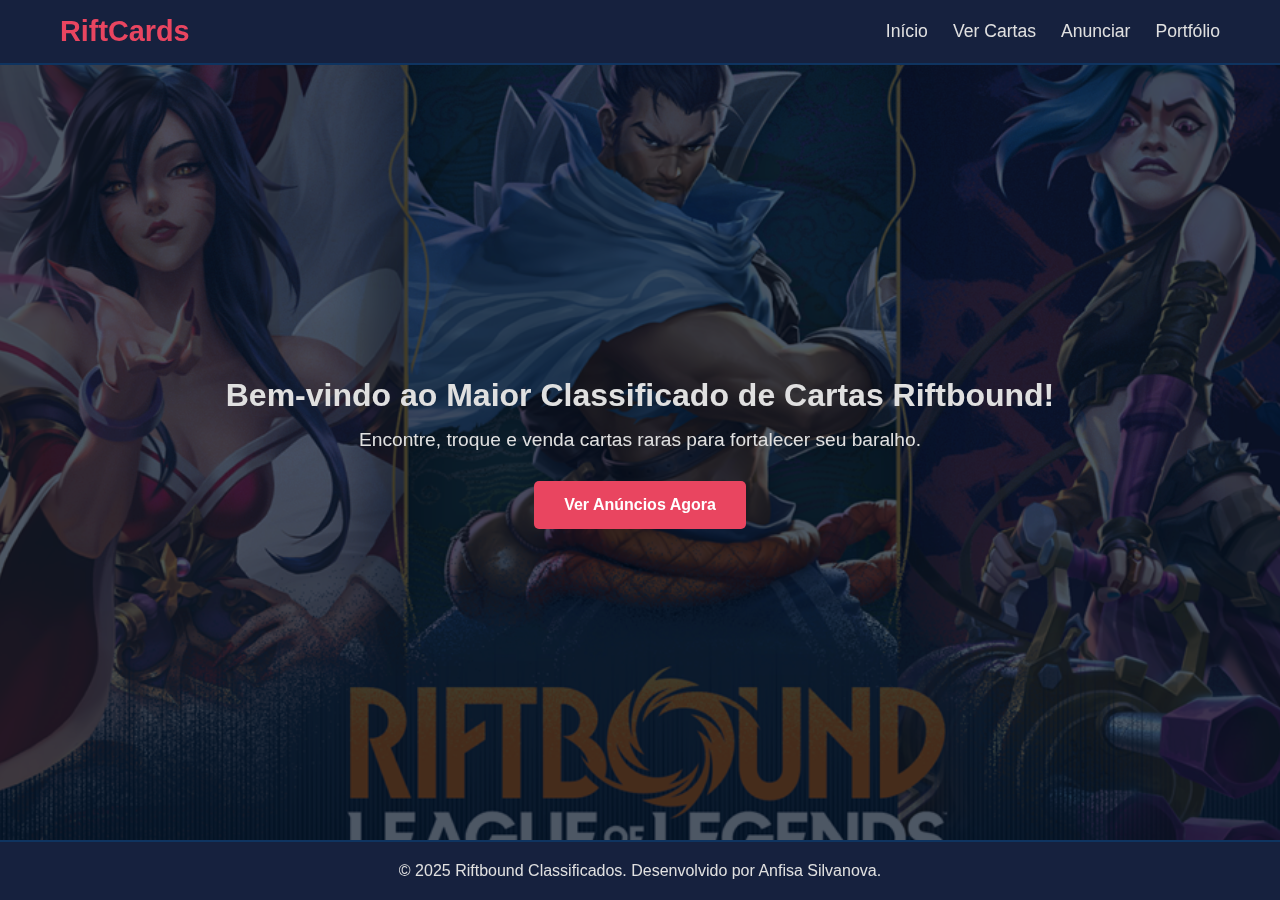
<file: index.html>
<!DOCTYPE html>
<html lang="pt-BR">
<head>
    <meta charset="UTF-8">
    <meta name="viewport" content="width=device-width, initial-scale=1.0">
    <title>RiftCards - Início</title>
    <link rel="stylesheet" href="css/style.css">
</head>
<body>
    <header>
        <div class="nav-container">
            <div class="logo">RiftCards</div>
            <nav class="menu">
                <ul>
                    <li><a href="index.html">Início</a></li>
                    <li><a href="anuncios.html">Ver Cartas</a></li>
                    <li><a href="cadastrar.html">Anunciar</a></li>
                    <li><a href="portfolio.html">Portfólio</a></li>
                </ul>
            </nav>
        </div>
    </header>

    <main class="container">
        <img src="../assets/background.png" alt="background-riftcards" class="bg-home">
        <div style="text-align: center; padding: 50px 0;">
            <h1>Bem-vindo ao Maior Classificado de Cartas Riftbound!</h1>
            <p style="font-size: 1.2em; margin-top: 15px;">Encontre, troque e venda cartas raras para fortalecer seu baralho.</p>
            <a href="anuncios.html" style="display: inline-block; margin-top: 30px; padding: 15px 30px; background-color: #e94560; color: white; text-decoration: none; border-radius: 5px; font-weight: bold;">Ver Anúncios Agora</a>
        </div>
        </main>

    <footer>
        <p>&copy; 2025 Riftbound Classificados. Desenvolvido por Anfisa Silvanova.</p>
    </footer>
</body>
</html>
</file>
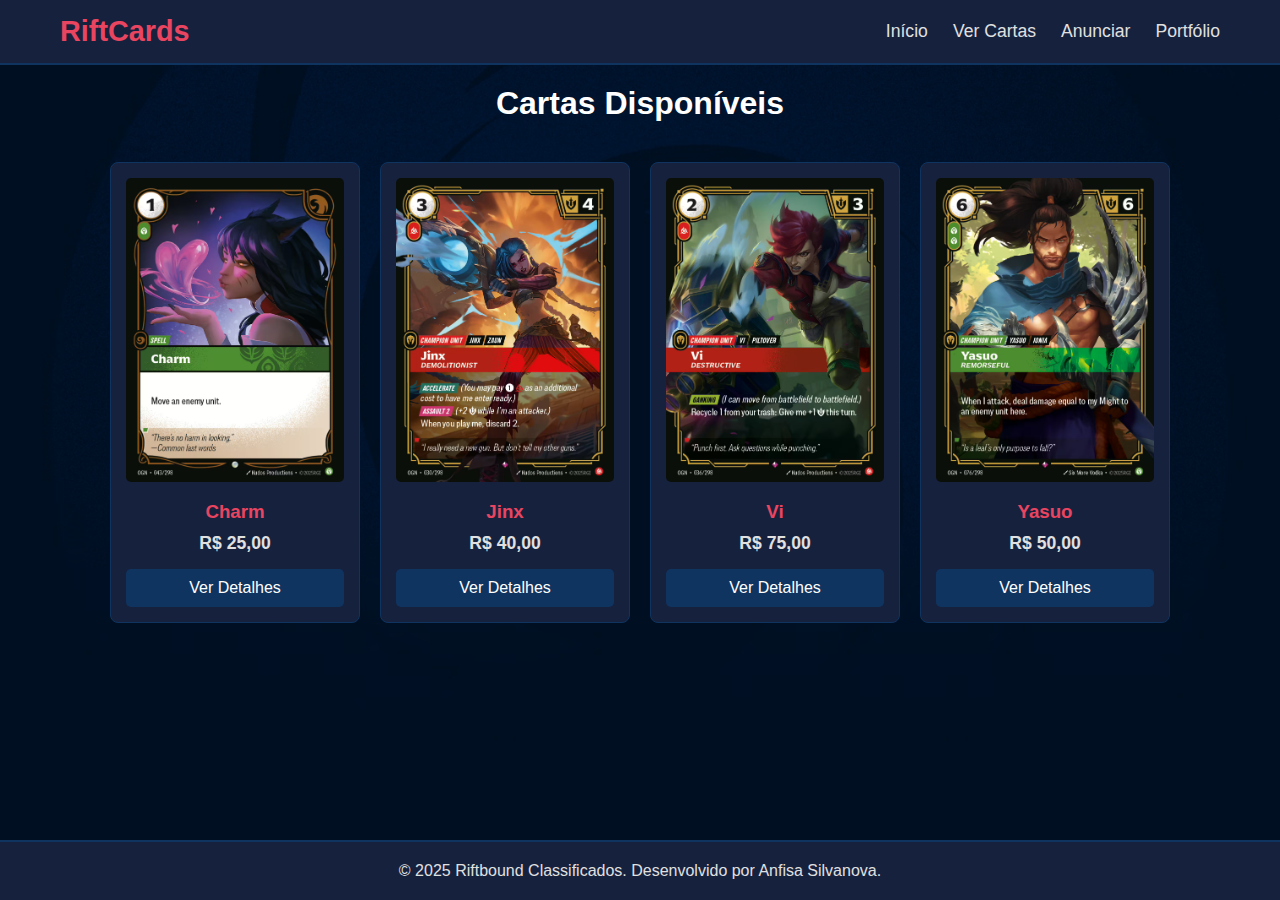
<file: anuncios.html>
<!DOCTYPE html>
<html lang="pt-BR">
<head>
    <meta charset="UTF-8">
    <meta name="viewport" content="width=device-width, initial-scale=1.0">
    <title>Cartas à Venda - Riftbound Classificados</title>
    <link rel="stylesheet" href="../css/style.css">
</head>
<body>
   <header>
        <div class="nav-container">
            <div class="logo">RiftCards</div>
            <nav class="menu">
                <ul>
                    <li><a href="index.html">Início</a></li>
                    <li><a href="anuncios.html">Ver Cartas</a></li>
                    <li><a href="cadastrar.html">Anunciar</a></li>
                    <li><a href="portfolio.html">Portfólio</a></li>
                </ul>
            </nav>
        </div>
    </header>

    <main class="container main-titulos">

        <div class="anuncios-container">
            <h1 class="titulo">Cartas Disponíveis</h1>
        </div>
        <div class="cards-grid">

            <div class="card-anuncio" >
            
                <img src="assets/carta_ahri.png" alt="Spell Charm">
                <h3>Charm</h3>
                <p>R$ 25,00</p>
                <a href="anuncios/charm.html">Ver Detalhes</a>
            </div>

            <div class="card-anuncio">
                <img src="assets/carta_jinx.png" alt="Jinx">
                <h3>Jinx</h3>
                <p>R$ 40,00</p>
                <a href="anuncios/jinx.html">Ver Detalhes</a>
            </div>

            <div class="card-anuncio">
                <img src="assets/carta_vi.png" alt="Vi">
                <h3>Vi</h3>
                <p>R$ 75,00</p>
                <a href="anuncios/vi.html">Ver Detalhes</a>
            </div>

            <div class="card-anuncio">
                <img src="assets/carta_yasuo.png" alt="Yasuo">
                <h3>Yasuo</h3>
                <p>R$ 50,00</p>
                <a href="anuncios/yasuo.html">Ver Detalhes</a>
            </div>
            </div>
        </div>
    </main>
    
    <footer>
                        <p>&copy; 2025 Riftbound Classificados. Desenvolvido por Anfisa Silvanova.</p>
        </footer>
</body>
</html>
</file>
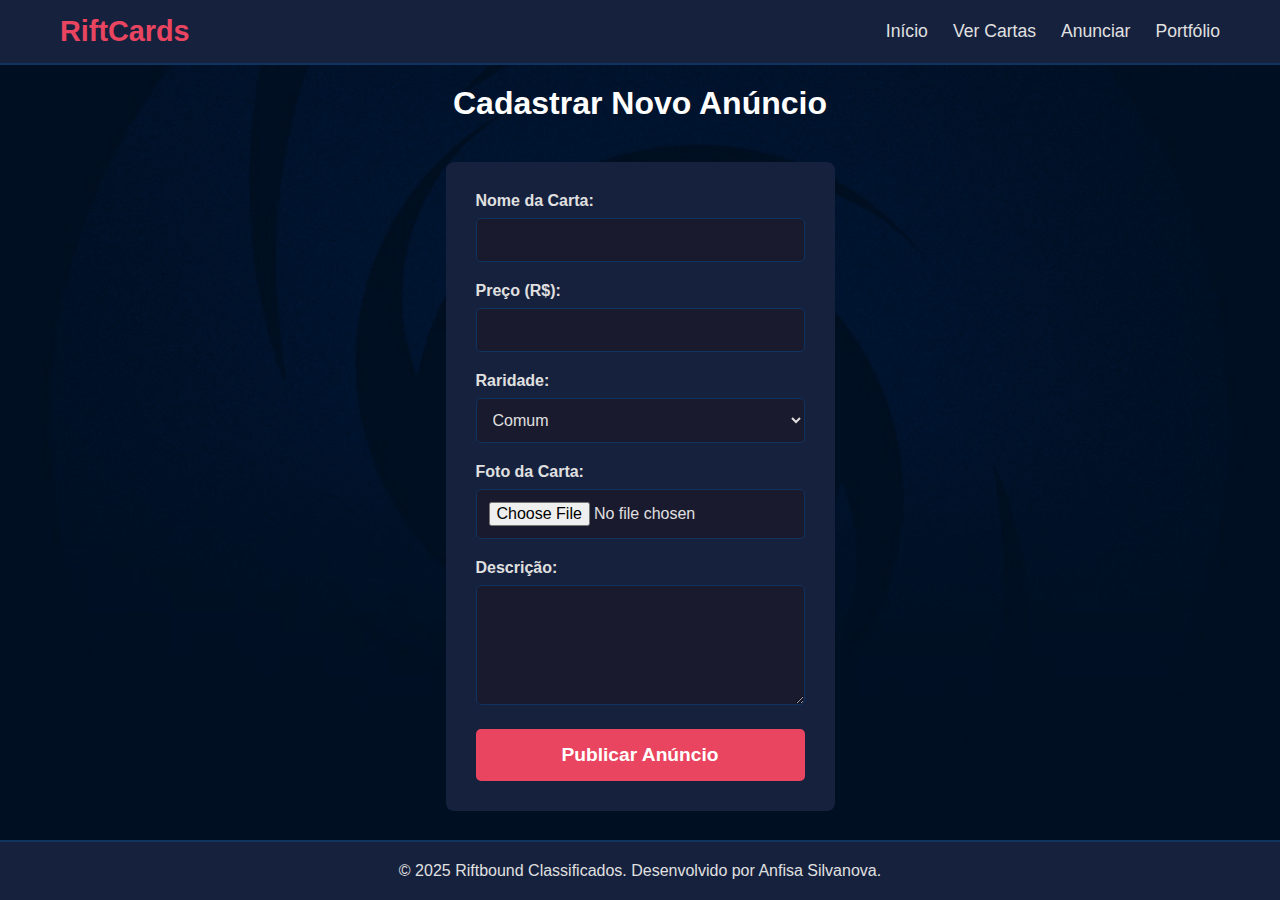
<file: cadastrar.html>
<!DOCTYPE html>
<html lang="pt-BR">
<head>
    <meta charset="UTF-8">
    <meta name="viewport" content="width=device-width, initial-scale=1.0">
    <title>Cadastrar Anúncio - Riftbound Classificados</title>
    <link rel="stylesheet" href="css/style.css">
</head>
<body>
    <header>
        <div class="nav-container">
            <div class="logo">RiftCards</div>
            <nav class="menu">
                <ul>
                    <li><a href="index.html">Início</a></li>
                    <li><a href="anuncios.html">Ver Cartas</a></li>
                    <li><a href="cadastrar.html">Anunciar</a></li>
                    <li><a href="portfolio.html">Portfólio</a></li>
                </ul>
            </nav>
        </div>
    </header>

    <main class="container main-titulos">

        <h1 class="titulo">Cadastrar Novo Anúncio</h1></h1>

        <form action="#" method="POST" class="form-cadastro">
            <div class="form-grupo">
                <label for="nome-carta">Nome da Carta:</label>
                <input type="text" id="nome-carta" name="nome-carta" required>
            </div>
            <div class="form-grupo">
                <label for="preco">Preço (R$):</label>
                <input type="number" id="preco" name="preco" step="0.01" required>
            </div>
            <div class="form-grupo">
                <label for="raridade">Raridade:</label>
                <select id="raridade" name="raridade">
                    <option value="comum">Comum</option>
                    <option value="incomum">Incomum</option>
                    <option value="rara">Rara</option>
                    <option value="epica">Épica</option>
                    <option value="lendaria">Lendária</option>
                </select>
            </div>
             <div class="form-grupo">
                <label for="imagem">Foto da Carta:</label>
                <input type="file" id="imagem" name="imagem" accept="image/*">
            </div>
            <div class="form-grupo">
                <label for="descricao">Descrição:</label>
                <textarea id="descricao" name="descricao" required></textarea>
            </div>
            <button type="submit" class="btn-submit">Publicar Anúncio</button>
        </form>
    </main>

    <footer>
                        <p>&copy; 2025 Riftbound Classificados. Desenvolvido por Anfisa Silvanova.</p>
        </footer>
</body>
</html>
</file>
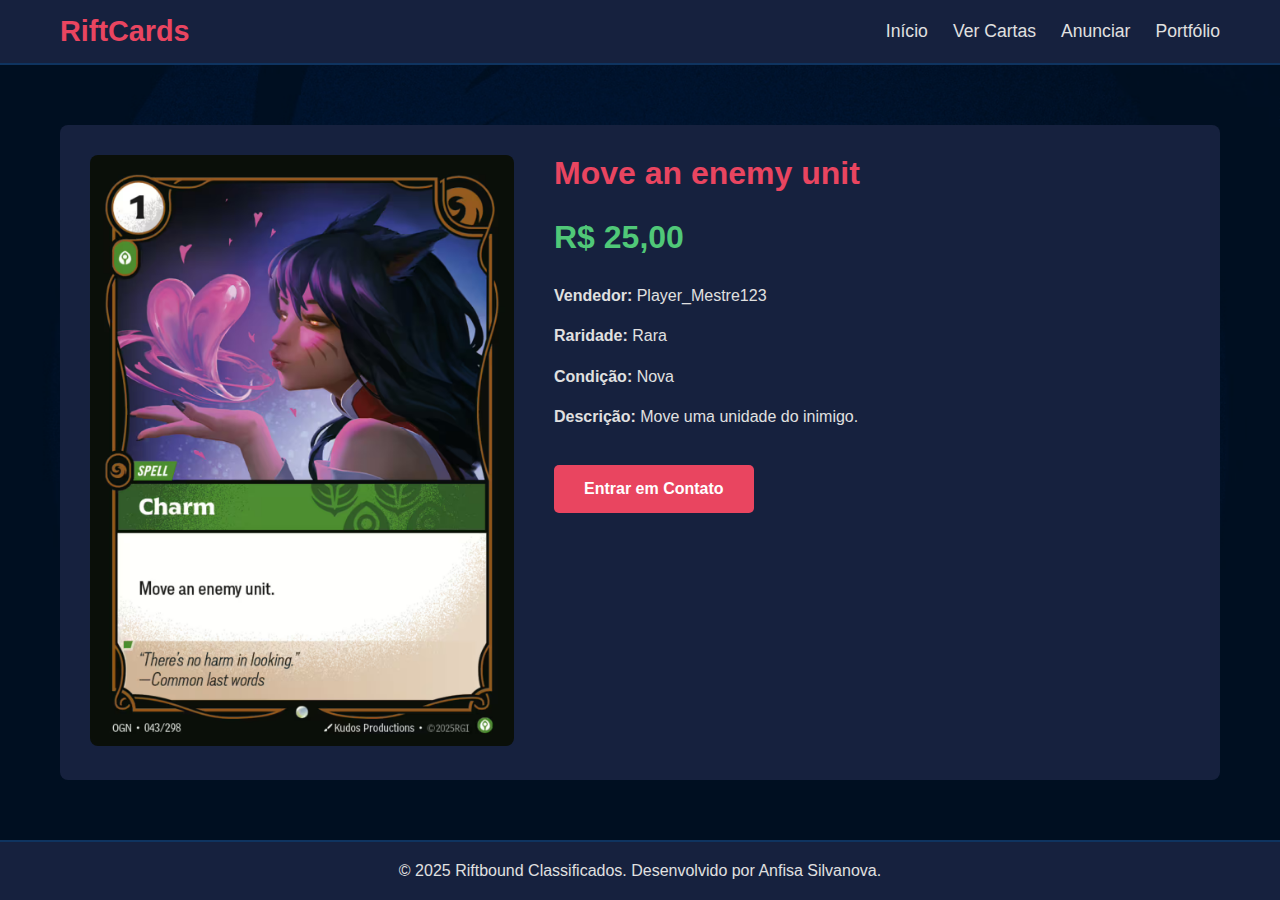
<file: anuncios/charm.html>
<!DOCTYPE html>
<html lang="pt-BR">
<head>
    <meta charset="UTF-8">
    <meta name="viewport" content="width=device-width, initial-scale=1.0">
    <title>Detalhes - Golem de Magma</title>
    <link rel="stylesheet" href="../css/style.css">
</head>
<body>
    <header>
        <div class="nav-container">
            <div class="logo">RiftCards</div>
            <nav class="menu">
                <ul>
                    <li><a href="/index.html">Início</a></li>
                    <li><a href="/anuncios.html">Ver Cartas</a></li>
                    <li><a href="/cadastrar.html">Anunciar</a></li>
                    <li><a href="/portfolio.html">Portfólio</a></li>
                </ul>
            </nav>
        </div>
    </header>

    <main class="container">
        <div class="detalhe-container">
            <div class="detalhe-imagem">
                <img src="../assets/carta_ahri.png" alt="Charm">
            </div>
            <div class="detalhe-info">
                <h1>Move an enemy unit</h1>
                <p class="preco">R$ 25,00</p>
                <p><strong>Vendedor:</strong> Player_Mestre123</p>
                <p><strong>Raridade:</strong> Rara</p>
                <p><strong>Condição:</strong> Nova</p>
                <p><strong>Descrição:</strong> Move uma unidade do inimigo.</p>
                <a href="#" style="display: inline-block; margin-top: 20px; padding: 15px 30px; background-color: #e94560; color: white; text-decoration: none; border-radius: 5px; font-weight: bold;">Entrar em Contato</a>
            </div>
        </div>
    </main>

    <footer>
                <p>&copy; 2025 Riftbound Classificados. Desenvolvido por Anfisa Silvanova.</p>
        </footer>
</body>
</html>
</file>
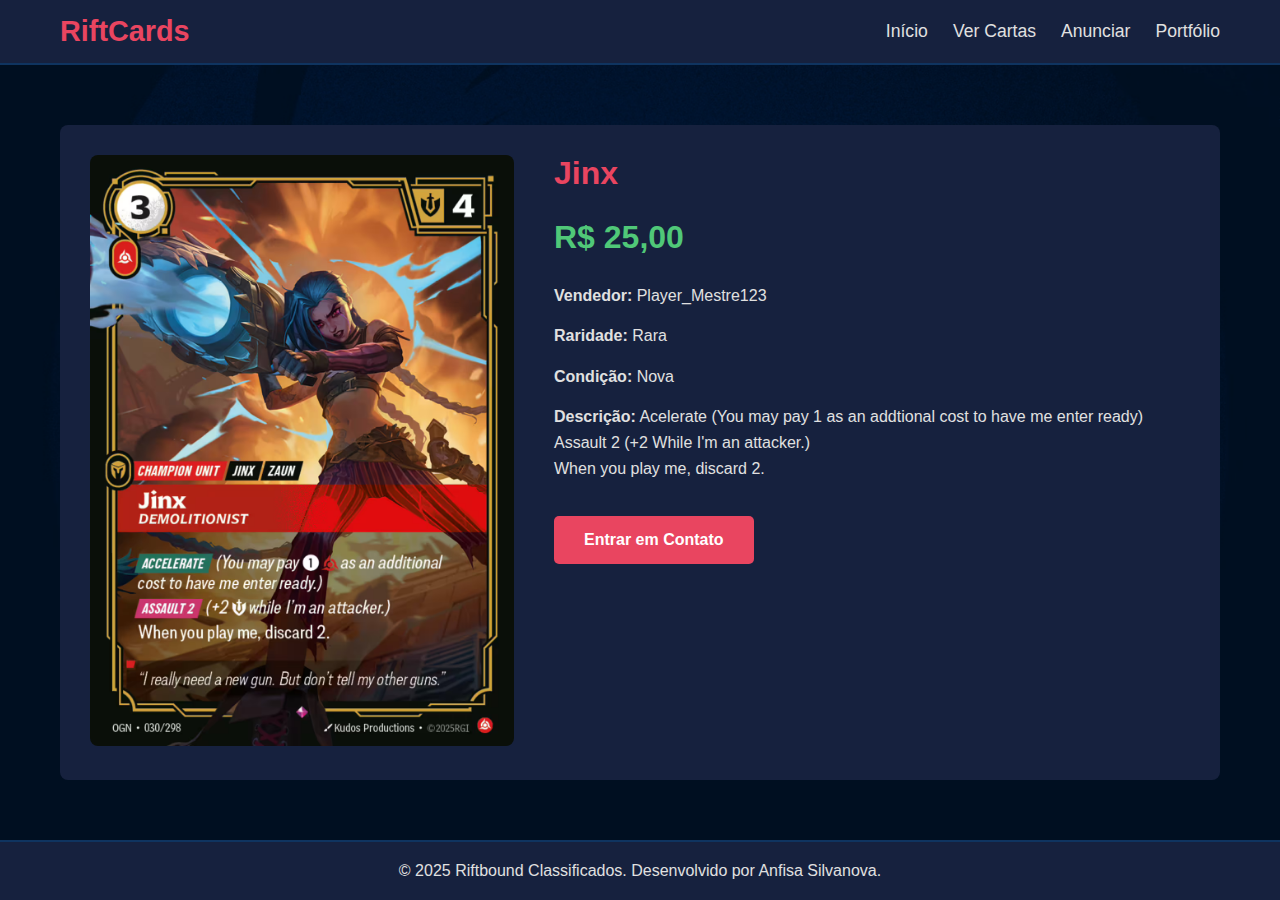
<file: anuncios/jinx.html>
<!DOCTYPE html>
<html lang="pt-BR">
<head>
    <meta charset="UTF-8">
    <meta name="viewport" content="width=device-width, initial-scale=1.0">
    <title>Detalhes - Jinx</title>
    <link rel="stylesheet" href="../css/style.css">
</head>
<body>
    <header>
        <div class="nav-container">
            <div class="logo">RiftCards</div>
            <nav class="menu">
                <ul>
                    <li><a href="/index.html">Início</a></li>
                    <li><a href="/anuncios.html">Ver Cartas</a></li>
                    <li><a href="/cadastrar.html">Anunciar</a></li>
                    <li><a href="/portfolio.html">Portfólio</a></li>
                </ul>
            </nav>
        </div>
    </header>

    <main class="container">
        <div class="detalhe-container">
            <div class="detalhe-imagem">
                <img src="../assets/carta_jinx.png" alt="Jinx">
            </div>
            <div class="detalhe-info">
                <h1>Jinx</h1>
                <p class="preco">R$ 25,00</p>
                <p><strong>Vendedor:</strong> Player_Mestre123</p>
                <p><strong>Raridade:</strong> Rara</p>
                <p><strong>Condição:</strong> Nova</p>
                <p><strong>Descrição:</strong> Acelerate (You may pay 1 as an addtional cost to have me enter ready)<br>
                    Assault 2 (+2 While I'm an attacker.) <br>
                     When you play me, discard 2.</p>
                <a href="#" style="display: inline-block; margin-top: 20px; padding: 15px 30px; background-color: #e94560; color: white; text-decoration: none; border-radius: 5px; font-weight: bold;">Entrar em Contato</a>
            </div>
        </div>
    </main>

    <footer>
                <p>&copy; 2025 Riftbound Classificados. Desenvolvido por Anfisa Silvanova.</p>
        </footer>
</body>
</html>
</file>
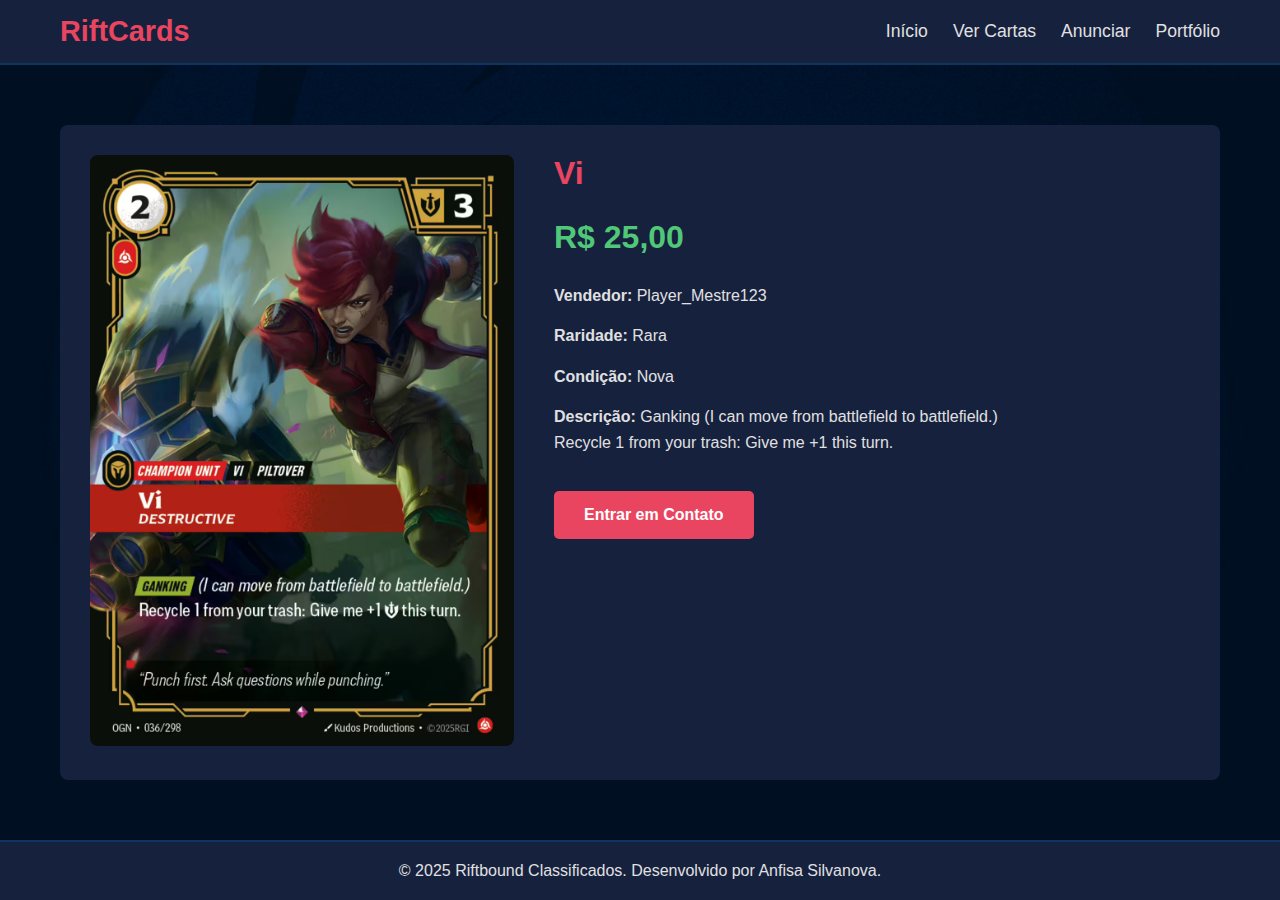
<file: anuncios/vi.html>
<!DOCTYPE html>
<html lang="pt-BR">
<head>
    <meta charset="UTF-8">
    <meta name="viewport" content="width=device-width, initial-scale=1.0">
    <title>Detalhes - Vi</title>
    <link rel="stylesheet" href="../css/style.css">
</head>
<body>
    <header>
        <div class="nav-container">
            <div class="logo">RiftCards</div>
            <nav class="menu">
                <ul>
                    <li><a href="/index.html">Início</a></li>
                    <li><a href="/anuncios.html">Ver Cartas</a></li>
                    <li><a href="/cadastrar.html">Anunciar</a></li>
                    <li><a href="/portfolio.html">Portfólio</a></li>
                </ul>
            </nav>
        </div>
    </header>

    <main class="container">
        <div class="detalhe-container">
            <div class="detalhe-imagem">
                <img src="../assets/carta_vi.png" alt="Yasuo">
            </div>
            <div class="detalhe-info">
                <h1>Vi</h1>
                <p class="preco">R$ 25,00</p>
                <p><strong>Vendedor:</strong> Player_Mestre123</p>
                <p><strong>Raridade:</strong> Rara</p>
                <p><strong>Condição:</strong> Nova</p>
                <p><strong>Descrição:</strong> Ganking (I can move from battlefield to battlefield.) <br>
                    Recycle 1 from your trash: Give me +1 this turn.</p>
                <a href="#" style="display: inline-block; margin-top: 20px; padding: 15px 30px; background-color: #e94560; color: white; text-decoration: none; border-radius: 5px; font-weight: bold;">Entrar em Contato</a>
            </div>
        </div>
    </main>

    <footer>
                <p>&copy; 2025 Riftbound Classificados. Desenvolvido por Anfisa Silvanova.</p>
        </footer>
</body>
</html>
</file>
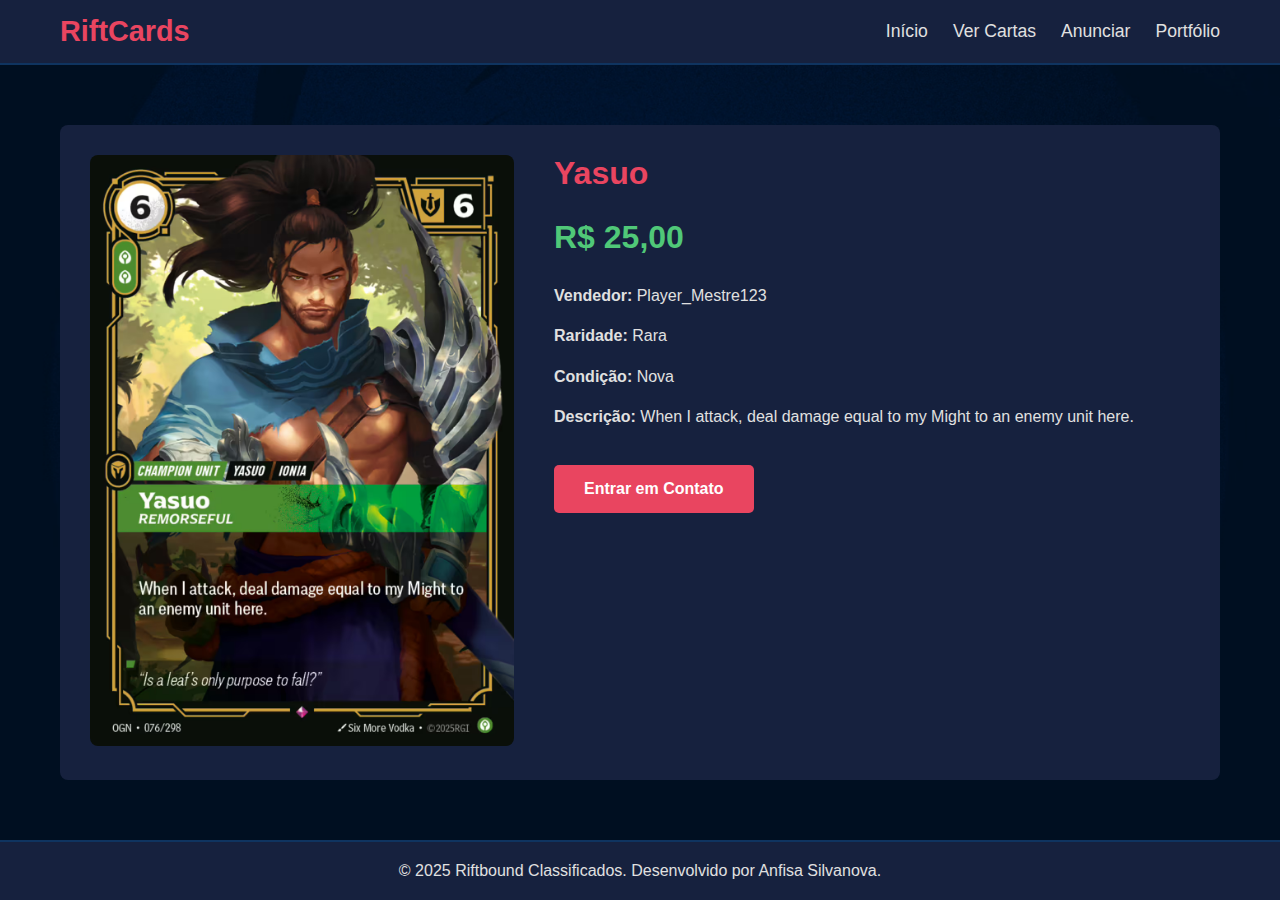
<file: anuncios/yasuo.html>
<!DOCTYPE html>
<html lang="pt-BR">
<head>
    <meta charset="UTF-8">
    <meta name="viewport" content="width=device-width, initial-scale=1.0">
    <title>Detalhes - Golem de Magma</title>
    <link rel="stylesheet" href="../css/style.css">
</head>
<body>
    <header>
        <div class="nav-container">
            <div class="logo">RiftCards</div>
            <nav class="menu">
                <ul>
                    <li><a href="/index.html">Início</a></li>
                    <li><a href="/anuncios.html">Ver Cartas</a></li>
                    <li><a href="/cadastrar.html">Anunciar</a></li>
                    <li><a href="/portfolio.html">Portfólio</a></li>
                </ul>
            </nav>
        </div>
    </header>

    <main class="container">
        <div class="detalhe-container">
            <div class="detalhe-imagem">
                <img src="../assets/carta_yasuo.png" alt="Charm">
            </div>
            <div class="detalhe-info">
                <h1>Yasuo</h1>
                <p class="preco">R$ 25,00</p>
                <p><strong>Vendedor:</strong> Player_Mestre123</p>
                <p><strong>Raridade:</strong> Rara</p>
                <p><strong>Condição:</strong> Nova</p>
                <p><strong>Descrição:</strong> When I attack, deal damage equal to my Might to an enemy unit here.</p>
                <a href="#" style="display: inline-block; margin-top: 20px; padding: 15px 30px; background-color: #e94560; color: white; text-decoration: none; border-radius: 5px; font-weight: bold;">Entrar em Contato</a>
            </div>
        </div>
    </main>

    <footer>
                <p>&copy; 2025 Riftbound Classificados. Desenvolvido por Anfisa Silvanova.</p>
        </footer>
</body>
</html>
</file>
<file: css/style.css>
/* Reset básico e configurações do box model */
* {
  margin: 0;
  padding: 0;
  box-sizing: border-box;
}

/* Estrutura da página com Flexbox */
html, body {
  height: 100%;
}

body {
  display: flex;
  flex-direction: column;
  font-family: 'Segoe UI', Tahoma, Geneva, Verdana, sans-serif;
  background-color: #000f21; /* Fundo escuro */
  color: #e0e0e0;            /* Texto claro */
  background-image: url("../assets/background_2.png");
  background-size: cover;
  background-position: center;
  background-repeat: no-repeat; 
}

/* Conteúdo principal cresce para empurrar o rodapé */
main {
  flex: 1;
  display: flex;
  align-items: center;    
  justify-content: center;
  position: relative;
}

.main-titulos {
  display: flex;
  flex-direction: column;
  align-items: center;
  justify-content: flex-start;
  padding: 40px 20px;
}

/* Imagem de fundo fixa e escurecida */
.bg-home {
  position: fixed;
  top: 0;
  left: 0;
  width: 100%;
  height: 100vh;
  object-fit: cover;
  z-index: -1;
  opacity: 0.3;
}

/* Container genérico para centralizar conteúdo */
.container {
  max-width: 1200px;
  margin: 0 auto;
  padding: 20px;
}

/* Cabeçalho e navegação */
header {
  background-color: #16213e;
  padding: 15px 0;
  border-bottom: 2px solid #0f3460;
}

.nav-container {
  display: flex;
  justify-content: space-between;
  align-items: center;
  max-width: 1200px;
  margin: 0 auto;
  padding: 0 20px;
}

.logo {
  font-size: 1.8em;
  font-weight: bold;
  color: #e94560; /* Cor de destaque */
}

.menu ul {
  list-style: none;
  display: flex;
  gap: 25px;
}

.menu a {
  text-decoration: none;
  color: #e0e0e0;
  font-size: 1.1em;
  transition: color 0.3s ease;
}

.menu a:hover {
  color: #e94560;
}

/* Rodapé fixado ao final mesmo com pouco conteúdo */
footer {
  display: flex;
  align-items: center;
  justify-content: center;
  padding: 20px;
  background-color: #16213e;
  border-top: 2px solid #0f3460;
  color: #e0e0e0;
  text-align: center;
}

.titulo {
  text-align: center;
  font-size: 2em;
  margin-bottom: 40px;
  color: #ffffff;
}

/* Página Anuncios*/

.anuncios-container {
    display: flex; /* Flexbox para o grid de cartas */
    flex-wrap: wrap;
    gap: 20px; /* Espaçamento entre as cartas */
    justify-content: center;
}

.card-anuncio {
    background-color: #16213e;
    border: 1px solid #0f3460;
    border-radius: 8px;
    width: 250px;
    text-align: center;
    padding: 15px;
    transition: transform 0.3s ease, box-shadow 0.3s ease;
}

.card-anuncio:hover {
    transform: translateY(-5px);
    box-shadow: 0 8px 15px rgba(233, 69, 96, 0.2);
}

.card-anuncio img {
    max-width: 100%;
    height: auto;
    border-radius: 5px;
}

.card-anuncio h3 {
    margin: 15px 0 10px;
    color: #e94560;
}

.card-anuncio p {
    font-size: 1.1em;
    font-weight: bold;
    margin-bottom: 15px;
}

.card-anuncio a {
    text-decoration: none;
    background-color: #0f3460;
    color: white;
    padding: 10px 20px;
    border-radius: 5px;
    display: block;
}

.cards-grid {
  display: flex;
  flex-wrap: wrap;
  gap: 20px;
  justify-content: center;
}

/* Pagina Detalhe Anuncio*/

.detalhe-container {
    display: flex; /* Flexbox para layout de duas colunas */
    gap: 40px;
    background-color: #16213e;
    padding: 30px;
    border-radius: 8px;
}

.detalhe-imagem {
    flex-basis: 40%; /* Largura da coluna da imagem */
}

.detalhe-imagem img {
    max-width: 100%;
    border-radius: 8px;
}

.detalhe-info {
    flex-basis: 60%; /* Largura da coluna de informações */
}

.detalhe-info h1 {
    color: #e94560;
    margin-bottom: 20px;
}

.detalhe-info .preco {
    font-size: 2em;
    font-weight: bold;
    color: #50c878; /* Verde para o preço */
    margin-bottom: 20px;
}

.detalhe-info p {
    line-height: 1.6;
    margin-bottom: 15px;
}

/* Pagina Cadastrar*/

/* css/style.css - Adicionar este trecho */

.form-cadastro {
    background-color: #16213e;
    padding: 30px;
    border-radius: 8px;
    max-width: 700px;
    margin: 0 auto;
}

.form-grupo {
    margin-bottom: 20px;
}

.form-grupo label {
    display: block;
    margin-bottom: 8px;
    font-weight: bold;
}

.form-grupo input,
.form-grupo select,
.form-grupo textarea {
    width: 100%;
    padding: 12px;
    border-radius: 5px;
    border: 1px solid #0f3460;
    background-color: #1a1a2e;
    color: #e0e0e0;
    font-size: 1em;
}

.form-grupo textarea {
    resize: vertical;
    min-height: 120px;
}

.btn-submit {
    width: 100%;
    padding: 15px;
    font-size: 1.2em;
    font-weight: bold;
    color: white;
    background-color: #e94560;
    border: none;
    border-radius: 5px;
    cursor: pointer;
    transition: background-color 0.3s ease;
}

.btn-submit:hover {
    background-color: #c33c51;
}

/* Pagina Portfolio*/

.portfolio-content {
    text-align: center;
    max-width: 800px;
    margin: 0 auto;
    background-color: #16213e;
    padding: 40px;
    border-radius: 8px;
}

.portfolio-content img {
    width: 150px;
    height: 150px;
    border-radius: 50%; 
    border: 4px solid #e94560;
    margin-bottom: 20px;
    object-fit: cover;
}
</file>
